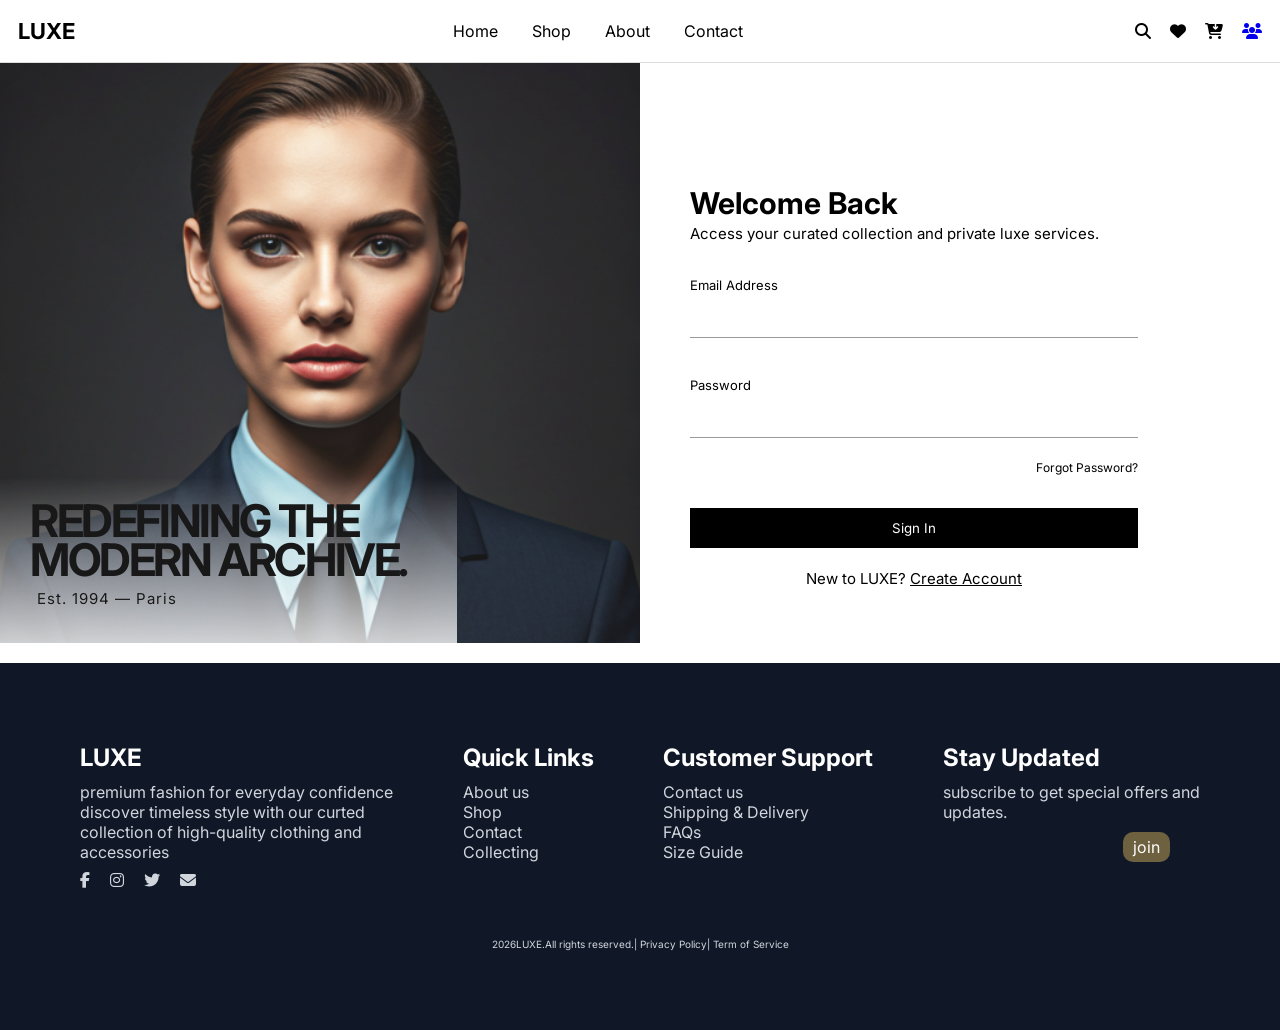
<file: LogIn Page.html>
<!doctype html>
<html lang="en">
  <head>
    <meta charset="UTF-8" />
    <meta name="viewport" content="width=device-width, initial-scale=1.0" />
    <link rel="stylesheet" href="/assets/style/style.css" />
    <link
      rel="stylesheet"
      href="https://cdnjs.cloudflare.com/ajax/libs/font-awesome/6.5.0/css/all.min.css"
    />
    <title>LogIn page</title>
  </head>
  <body>
      <div class="container">
                     <header class="navbar">
    <div class="logo">
        LUXE
    </div>

    <input type="checkbox" id="menu-toggle">

   
    <nav class="nav-links">
        <a href="index.html">Home</a>
        <a href="Shop.html">Shop</a>
        <a href="About.html">About</a>
        <a href="contact.html">Contact</a>
        
    </nav>

   
    <div class="icons">
        <span><i class="fa-solid fa-magnifying-glass"></i></span>
        <span><i class="fa-solid fa-heart"></i></span>
        <span><i class="fa-solid fa-cart-arrow-down"></i></span>
        <a href="LogIn Page.html">
        <span><i class="fa-solid fa-users"></i></span>
        </a>
    </div>

  

    <label for="menu-toggle" class="menuicon">
        <i class="fa-solid fa-bars"></i>
    </label>

    </header>
      </div>
      <div class="main-lux">
      <div class="left">
            <div class="text">
                <h2>REDEFINING THE</h2>   
                <h2>MODERN ARCHIVE.</h2>
               <p>Est. 1994 — Paris</p>
      </div>
      
    </div>
    
     <div class="right">
    <div class="form1">
        <h2>Welcome Back</h2>
        <p>Access your curated collection and private luxe services.</p>

        <label>Email Address</label>
        <input type="email">

        <label>Password</label>
        <input type="password">

        <div class="forgot">
            <a href="#">Forgot Password?</a>
        </div>
        <a href="verification.html">
        <button class="signin">Sign In</button>
        </a>
        <p class="create">
            New to LUXE? <span>Create Account</span>
        </p>

    </div>
</div>

    </div>
            <footer class="footer">
        <div class="footer-container-boxes">
            <div class="footer-part">
                <h2>LUXE</h2>
                <p>premium fashion for everyday confidence</p>
                <p> discover timeless style with our curted </p>
                <p> collection of high-quality clothing and </p>
                <P>accessories </p>
                    <div class="facebook">
                    <i class="fa-brands fa-facebook-f"></i>
                    <i class="fa-brands fa-instagram"></i>
                    <i class="fa-brands fa-twitter"></i>
                    <i class="fa-solid fa-envelope"></i>
                    </div>
            </div>

            <div class="footer-part">
                <h2>Quick Links</h2>
                <p>About us</p>
                <p>Shop </p>
                <p>Contact </p>
                <P>Collecting</p>
            </div>


            <div class="footer-part">
                <h2>Customer Support</h2>
                <p>Contact us</p>
                <p>Shipping & Delivery </p>
                <p>FAQs </p>
                <P>Size Guide</p>
            </div>


            <div class="footer-part">
                <h2>Stay Updated</h2>
                <p>subscribe to get special offers and </p>
                <p>updates.</p>
                <a href="#">join</a>
            </div>
        </div>
        <div class="footer-bot">
            <p>2026LUXE.All rights reserved.| Privacy Policy| Term of Service</p>

        </div>

    </footer>
 
  </body>
</html>
</file>
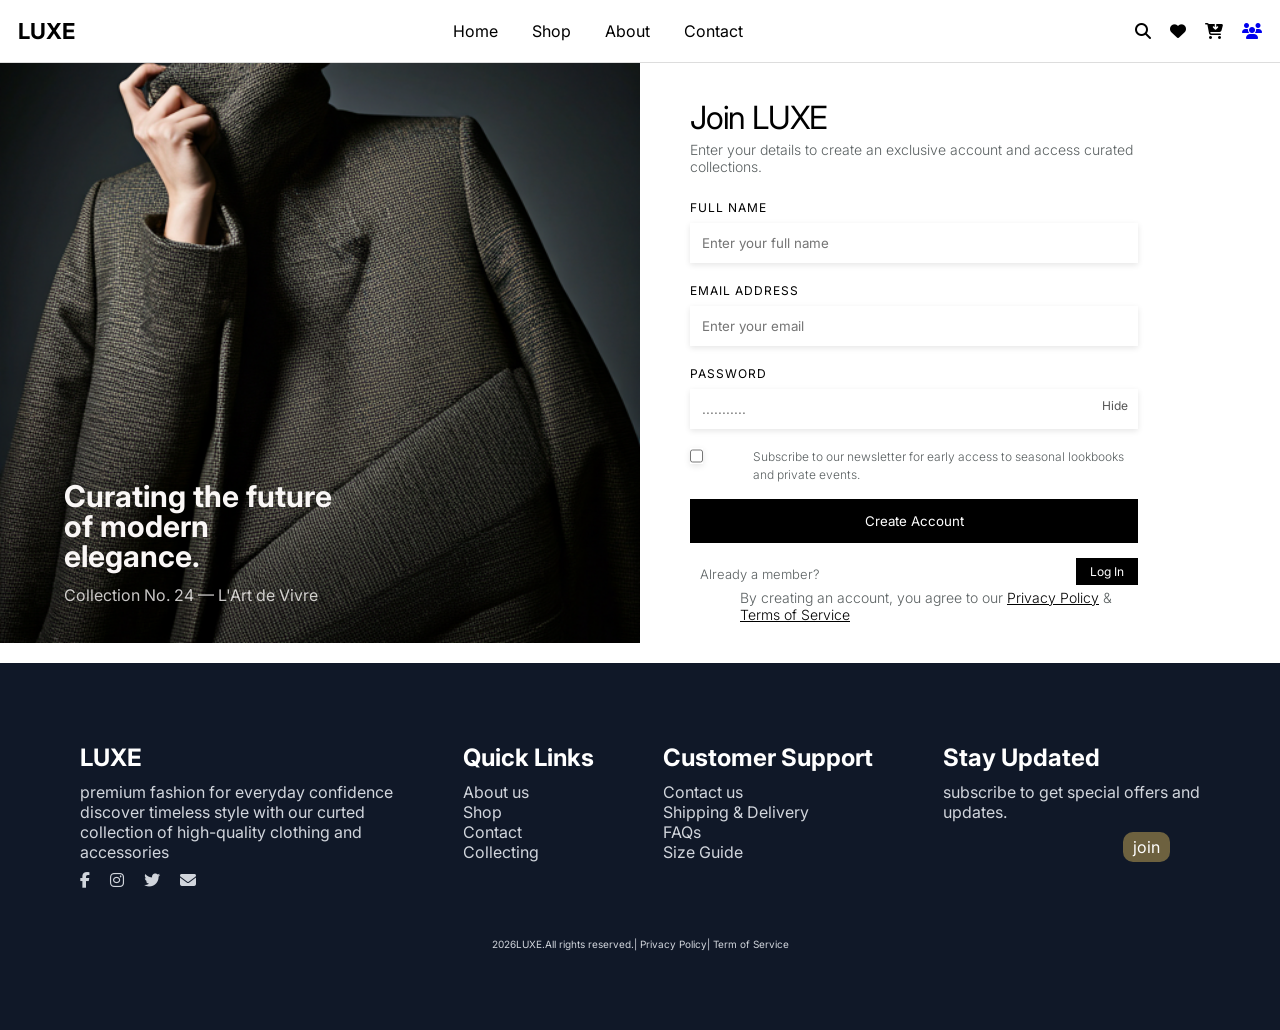
<file: SigIn Page.html>
<!doctype html>
<html lang="en">
  <head>
    <meta charset="UTF-8" />
    <meta name="viewport" content="width=device-width, initial-scale=1.0" />
    <link rel="stylesheet" href="/assets/style/style.css" />
    <link
      rel="stylesheet"
      href="https://cdnjs.cloudflare.com/ajax/libs/font-awesome/6.5.0/css/all.min.css"
    />
    <title>SignIn Page</title>
  </head>
  <body>
    <div class="container">
               <header class="navbar">
    <div class="logo">
        LUXE
    </div>

    <input type="checkbox" id="menu-toggle">

   
    <nav class="nav-links">
        <a href="index.html">Home</a>
        <a href="Shop.html">Shop</a>
        <a href="About.html">About</a>
        <a href="contact.html">Contact</a>
        
    </nav>

   
    <div class="icons">
        <span><i class="fa-solid fa-magnifying-glass"></i></span>
        <span><i class="fa-solid fa-heart"></i></span>
        <span><i class="fa-solid fa-cart-arrow-down"></i></span>
        <a href="LogIn Page.html">
        <span><i class="fa-solid fa-users"></i></span>
        </a>
    </div>

  

    <label for="menu-toggle" class="menuicon">
        <i class="fa-solid fa-bars"></i>
    </label>

    </header>
     
    </div>
    <div class="full">
      <div class="full1">
        <div class="luxes-left">
          <h2>
            Curating the future<br />
            of modern<br />
            elegance.
          </h2>
          <p>Collection No. 24 — L'Art de Vivre</p>
        </div>
        <div class="luxes-right">
          <h1>Join LUXE</h1>
          <p>
            Enter your details to create an exclusive account and access
            curated<br />
            collections.
          </p>
          <div class="register-form">
            <label>FULL NAME</label>
            <input type="text" placeholder="Enter your full name" />

            <label>EMAIL ADDRESS</label>
            <input type="email" placeholder="Enter your email" />

            <label>PASSWORD</label>
            <div class="password-box">
              <input type="password" placeholder="..........." />
              <span class="hide">Hide</span>
            </div>

            <div class="checkbox">
              <input type="checkbox"/>
              <p>
                Subscribe to our newsletter for early access to seasonal
                lookbooks and private events.
              </p>
            </div>

            <button class="create-btn">Create Account</button>

            <div class="login-link">
              <p>Already a member?</p>
              <button class="login-btn">Log In</button>
            </div>
            <p class="policy-text">
              By creating an account, you agree to our
              <span>Privacy Policy</span> & <span>Terms of Service</span>
            </p>
          </div>
        </div>
      </div>
        <footer class="footer">
        <div class="footer-container-boxes">
            <div class="footer-part">
                <h2>LUXE</h2>
                <p>premium fashion for everyday confidence</p>
                <p> discover timeless style with our curted </p>
                <p> collection of high-quality clothing and </p>
                <P>accessories </p>
                    <div class="facebook">
                    <i class="fa-brands fa-facebook-f"></i>
                    <i class="fa-brands fa-instagram"></i>
                    <i class="fa-brands fa-twitter"></i>
                    <i class="fa-solid fa-envelope"></i>
                    </div>
            </div>

            <div class="footer-part">
                <h2>Quick Links</h2>
                <p>About us</p>
                <p>Shop </p>
                <p>Contact </p>
                <P>Collecting</p>
            </div>


            <div class="footer-part">
                <h2>Customer Support</h2>
                <p>Contact us</p>
                <p>Shipping & Delivery </p>
                <p>FAQs </p>
                <P>Size Guide</p>
            </div>


            <div class="footer-part">
                <h2>Stay Updated</h2>
                <p>subscribe to get special offers and </p>
                <p>updates.</p>
                <a href="#">join</a>
            </div>
        </div>
        <div class="footer-bot">
            <p>2026LUXE.All rights reserved.| Privacy Policy| Term of Service</p>

        </div>

    </footer>
    </div>
  </body>
</html>
</file>
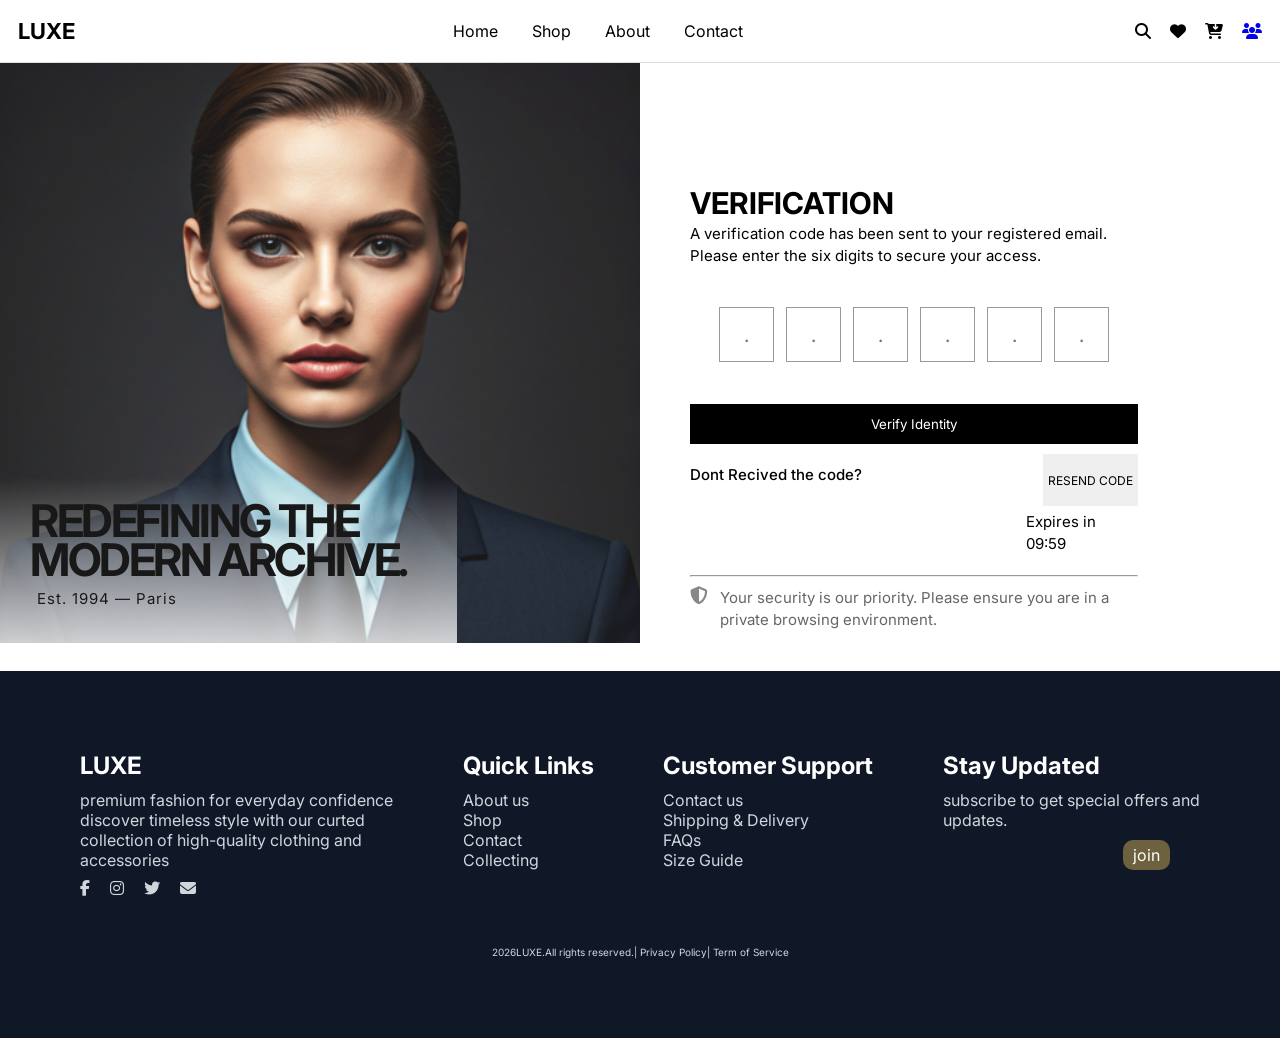
<file: verification.html>
<!doctype html>
<html lang="en">
  <head>
    <meta charset="UTF-8" />
    <meta name="viewport" content="width=device-width, initial-scale=1.0" />
    <link rel="stylesheet" href="/assets/style/style.css" />
    <link
      rel="stylesheet"
      href="https://cdnjs.cloudflare.com/ajax/libs/font-awesome/6.5.0/css/all.min.css"
    />
    <title>verification page</title>
  </head>
  <body>
    <div class="container">
      <header class="navbar">
        <div class="logo">LUXE</div>

        <input type="checkbox" id="menu-toggle" />

        <nav class="nav-links">
          <a href="index.html">Home</a>
          <a href="Shop.html">Shop</a>
          <a href="About.html">About</a>
          <a href="contact.html">Contact</a>
        </nav>

        <div class="icons">
          <span><i class="fa-solid fa-magnifying-glass"></i></span>
          <span><i class="fa-solid fa-heart"></i></span>
          <span><i class="fa-solid fa-cart-arrow-down"></i></span>
          <a href="LogIn Page.html">
            <span><i class="fa-solid fa-users"></i></span>
          </a>
        </div>

        <label for="menu-toggle" class="menuicon">
          <i class="fa-solid fa-bars"></i>
        </label>
      </header>
    </div>
    <div class="main-lux">
      <div class="left">
        <div class="text">
          <h2>REDEFINING THE</h2>
          <h2>MODERN ARCHIVE.</h2>
          <p>Est. 1994 — Paris</p>
        </div>
      </div>

      <div class="right">
        <div class="form1">
          <h2>VERIFICATION</h2>
          <p>
            A verification code has been sent to your registered email. Please
            enter the six digits to secure your access.
          </p>
          <div class="otp-box">
            <input type="text" maxlength="1" placeholder="." />
            <input type="text" maxlength="1" placeholder="." />
            <input type="text" maxlength="1" placeholder="." />
            <input type="text" maxlength="1" placeholder="." />
            <input type="text" maxlength="1" placeholder="." />
            <input type="text" maxlength="1" placeholder="." />
          </div>

          <a href="SigIn Page.html">
            <button class="verify">Verify Identity</button>
          </a>
          <div class="send">
            <p>Dont Recived the code?</p>
            <button class="code">RESEND CODE</button>
          </div>
          <p class="expire">Expires in 09:59</p>
          <hr>
          <div class="security">
   <i class="fa-solid fa-shield-halved"></i>
   <p>Your security is our priority. Please ensure you are in a private browsing environment.</p>
</div>
<!-- <div class="editorial">
THE EDITORIAL MONOLITH — AURA NOIR EDITION
</div> -->
        </div>
      </div>
    </div>
        <footer class="footer">
        <div class="footer-container-boxes">
            <div class="footer-part">
                <h2>LUXE</h2>
                <p>premium fashion for everyday confidence</p>
                <p> discover timeless style with our curted </p>
                <p> collection of high-quality clothing and </p>
                <P>accessories </p>
                    <div class="facebook">
                    <i class="fa-brands fa-facebook-f"></i>
                    <i class="fa-brands fa-instagram"></i>
                    <i class="fa-brands fa-twitter"></i>
                    <i class="fa-solid fa-envelope"></i>
                    </div>
            </div>

            <div class="footer-part">
                <h2>Quick Links</h2>
                <p>About us</p>
                <p>Shop </p>
                <p>Contact </p>
                <P>Collecting</p>
            </div>


            <div class="footer-part">
                <h2>Customer Support</h2>
                <p>Contact us</p>
                <p>Shipping & Delivery </p>
                <p>FAQs </p>
                <P>Size Guide</p>
            </div>


            <div class="footer-part">
                <h2>Stay Updated</h2>
                <p>subscribe to get special offers and </p>
                <p>updates.</p>
                <a href="#">join</a>
            </div>
        </div>
        <div class="footer-bot">
            <p>2026LUXE.All rights reserved.| Privacy Policy| Term of Service</p>

        </div>

    </footer>
  </body>
</html>
</file>
<file: assets/style/style.css>
@import url('https://fonts.googleapis.com/css2?family=Besley:ital@0;1&family=Bodoni+Moda:ital,opsz,wght@0,6..96,400..900;1,6..96,400..900&family=Inter:ital,opsz,wght@0,14..32,100..900;1,14..32,100..900&family=Roboto:ital,wght@0,100..900;1,100..900&display=swap');

*{
  font-family: "Inter", sans-serif;
    margin:0;
    padding:0;
    box-sizing:border-box;
}

/* Body font */


:root{
    --primary-color:#000;
}
a{
    text-decoration: none;
}

/* Navbar container */
.navbar{
    display:flex;
    justify-content:space-between;
    align-items:center;
    padding:18px;
    border-bottom:1px solid #ddd;
    background: #fff;
    position: sticky;
    top: 0%;
    z-index: 1000;

    /* max-width: 1200px; */
    /* margin: auto; */
}



/* Logo style */
.logo{
    font-size:22px;
    font-weight:bold;
}

/* Navigation links */
.nav-links a{
    margin:15px;
    text-decoration:none;
    color:black;
    font-size:16px;
}




.search-wrapper {
    position: relative;
    width: 40px;
}

/* hide checkbox */
#toggle-search {
    display: none;
}

/* input hidden */
.search-input {
    position: absolute;
    right: 0;
    top: 0;
    width: 0;
    opacity: 0;
    padding: 8px;
    border: 1px solid #ccc;
    outline: none;
    transition: 0.4s;
}

/* icon */
.search-icon {
    display: block;
    width: 40px;
    height: 40px;
    background: #fff;
    text-align: center;
    line-height: 40px;
    cursor: pointer;
    border: 1px solid #ccc;
}






/* Hover effect */
.nav-links a:hover{
    color:#888;
}

/* Icons */
.icons span{
    margin-left:15px;
    cursor:pointer;
} 
.menuicon{
    display: none;
}
#menu-toggle{
    display:none;
}



/* page header */

/* HERO SECTION */

.hero{
    height:600px;
    background-image:url("../image/Home\ page.jpg");
    background-size:cover;
    background-position:center;
    background-repeat:no-repeat;
    display:flex;
    align-items:center;
    padding-left:80px;   
}

/* Text */

.hero-text h1{
    font-size:48px;
    color:white;
}

.hero-text p{
    
    margin:15px 0;
    color:white;
    font-size:18px;
}

/* Buttons */
.hero-buttons{
    margin-top:30px;
  
}

.hero-buttons a{
    text-decoration:none;
    padding:12px 20px;
    /* margin-top:20px; */
    margin-right:10px;
    border-radius:5px;
    /* color: #000; */
}

 .btn1{
    margin-top: 10px;
    background:black;
    color:white;
    padding: 10px;
    border-radius: 10px;
    font-weight: 600;
    margin: 10px;
}

.btn2{
    border:2px solid white;
    color:white;
}
.bt1{
    color: #000;
    border-radius: 30px;
    border: 2px solid #eee;
    background-color: #eee;
    font-weight: 550;
}
.bt2{
    font-weight: 700;
    border: 2px solid#eee;
    color: #eee;

}





/* CATEGORY SECTION */

.category-sec{
    padding:60px 80px;
    border-bottom: #ddd;
    /* background-color: #e6dcdcd3; */
}
.category-container{
    display:flex;
    justify-content:center;
    gap:10px;
    flex-wrap:wrap;
}
.category-title{
    text-align:center;
    font-size:32px;
    margin-bottom:40px;
}


/* card */
.category-card{
    width:280px;
    height:350px;
    border-radius:10px;

    background-size:cover;
    background-position:center;

    position:relative;
    overflow:hidden;
    cursor:pointer;
}



/* 🔥 images alag-alag */
.men{
    background-image:url("/assets/image/Men\ items.png");
}

.women{
    background-image:url("/assets/image/women\ item.png");
}

.kids{
    background-image:url("/assets/image/Kids\ item.png");
}

.accessories{
    background-image:url("/assets/image/Accessories.png");
}

/* overlay */
.overlay{
    position:absolute;
    top: 250px;
    left: 10px;
    width:100%;
    height:100%;
    


  
}

/* text */
.overlay h3{
    color:white;
    font-size:18px;
    font-weight:bold;
}

.overlay p{
   color:white;
    
      
}
.btn1{
    /* margin-top: 10px; */
    background:var(--primary-color);
    color:white;
}





/* TRENDING PRODUCTS */

.trending{
    padding:60px 80px;
}
.trand{
    display: flex;
    justify-content:space-between;
    
}

.section-title{
    /* text-align:center; */
    font-size:32px;
    margin-bottom:40px;
}

.products-container{
    display:grid;
    grid-template-columns:repeat(4,1fr);
    gap:25px;
}

.product-card{
    /* background:white; */
    border-radius:10px;
    /* padding:10px; */
   position: relative;
    /* box-shadow: #0000001A; */
    /* text-align:center; */
    box-shadow:0 4px 10px rgba(0,0,0,0.1);
}
.product-card .star{
    color:gold;
    margin:10px 0 0 10px;
}
.product-card .star span{
    color: #555;
   
}


.rate-btn{
    display: flex;
    justify-content: space-between;
    align-items: center;
}
.product-card img{
    width:100%;
    height: 400px;
    /* border-radius:10px; */
    border-radius: 15px 15px 0 0;
}

.product-card h4{
    margin:10px 0 0 10px;
    font-size:16px;
}

.product-card p{
    font-weight:bold;
    margin:10px 0 0 2px;
}

.product-card button{
    margin-top:8px;
    padding:8px 15px;
    border:none;
    background:black;
    color:white;
    border-radius:5px;
    cursor:pointer;
}

.product-card button:hover{
    background:#444;
}



.products{
     display:grid;
    grid-template-columns:repeat(3,1fr);
    gap:25px
}

.new-badge{
    position: absolute;
    top: 15px;
    left: 15px;
    background:#000;
    color: white;
    font-size: 12px;
    padding: 5px 10px;
    border-radius: 10px;
    font-weight: bold;
}






/* SUMMER COLLECTION SECTION */

.summer{
    display:flex;
    align-items:center;
    justify-content:space-between;
    padding:80px;
    background:#fff;
}

/* Text Area */

.summer-text{
    max-width:500px;
}

.summer-text h2{
    font-size:36px;
    margin-bottom:15px;
}

.summer-text p{
    font-size:18px;
    color:#555;
    margin-bottom:25px;
}

/* Button */

.summer-btn{
    text-decoration:none;
    background:black;
    color:white;
    padding:12px 22px;
    border-radius:5px;
}

/* Image */

.summer-image img{
    width:450px;
    border-radius:10px;
}


/* WHY CHOOSE US SECTION */

.why{
    padding:80px;
    /* background:#dededea8; */
}

/* Container */

.why-container{
    display:flex;
    justify-content:space-between;
    gap:30px;
    flex-wrap:wrap;
}

/* Cards */

.why-card{
    /* background:white; */
    padding:30px;
    width:250px;
    text-align:center;
    border-radius:10px;
    box-shadow:4px 4px 10px rgba(188, 208, 56, 0.1);
}

/* Icons */

.why-card i{
    font-size:30px;
    margin-bottom:15px;
    color:rgba(157, 137, 76, 0.653)
}

/* Heading */

.why-card h3{
    margin-bottom:10px;
}

/* Text */

.why-card p{
    font-size:14px;
    color:#555;
}







.footer{
    background-color: #101828;
    padding : 80px;
    border : none;
    margin-top: 20px;
   
}
.footer-container-boxes{
    display: flex;
    justify-content: space-between;
    color: white;
    flex-wrap: wrap;
    gap: 15px;
    
}

.footer-part h2{
   
margin-bottom: 10px;

}


.footer-part p{
    color: #D1D5DC;

}

.footer-bot{
  color: #D1D5DC;
  display: flex;
  justify-content: center;
  align-items: center;
  margin-top: 50px;
  text-align: center;
  font-size:10px
}

.footer-part a{
    text-decoration: none;
    padding: 5px 10px;
    background-color: rgba(157, 137, 76, 0.653);
    border-radius: 10px;
    /* display: flex;
    justify-content: end; */
    margin-left: 180px;
    color: white;
    display: inline-block;
    margin-top: 10px;

}



/* shop page */

/* shop all project */
.shop-header{
    padding:40px 60px;
    background:#f6f6f6;
    border-bottom:1px solid #eee;
}
.shop-title h2{
    font-size: 35px;
    margin-bottom: 10px;
}

.breadcrumb a{
    text-decoration: none;
    color: #888;
}
.breadcrumb .home{
    color: black;
}

/* show 12 product */

.shop-products{
    padding:30px 60px;
}

.top-bar{
    display:flex;
    justify-content:space-between;
    align-items:center;
    padding:10px 0;
}

.top-bar p{
    font-size:16px;
    color:#555;
}

.top-bar select{
    font-size:15px;
    padding:8px 12px;
    border:1px solid #ccc;
    background:white;
}

/* filters + products */
.filter-pic{
    display: flex;
    gap: 30px;
    padding:30px 50px;
}
.filter{
    width: 250px;
    background: #FFFAFA;

}

.filter h4{
    margin-top: 20px;
    padding: 10px 0px;
}
.category{
    display: flex;
    flex-direction: column;
    gap: 10px;
}

.range{
    display: flex;
    justify-content: space-between;
    margin-top: 20px;
}

.size-btn{
    display: flex;
    gap: 5px;
    flex-wrap: wrap;
    
}


.size-btn1{
    display: flex;
    
}
.size-btn1 button{
    padding: 15px;
    border-radius: 10px;
    border: #ddd;
    margin: 5px;
    font-weight: 600;
}

.size-btn2{
    display: flex;
    
}
.size-btn2 button{
    padding: 15px;
    border-radius: 10px;
    margin: 5px;
    border: #ddd;
    font-weight: 600;
    

}
.colors{
    display: flex;
    gap: 10px;
    flex-wrap: wrap;
}
.colors div{
    width:40px;
    height:40px;
    border-radius:50%;
    border:1px solid black;
}

.black{background:black;}
.white{background:white;}
.gray{background:gray;}
.brown{background:brown;}
.blue{background:blue;}
.red{background:red;}

.clear-btn{
    font-size: 20px;
    padding: 10px;
    margin-top: 20px;
    text-align: center;
    width: 100%;
    border-radius: 12px;
}
.pictures{
    flex: 1;
    display: grid;
    grid-template-columns: repeat(3 , 1fr);
    gap: 10px;
    /* background-color: aqua; */
}
.pictures-card img{
    width:100%;
    height: 400px;
    border-top-left-radius: 10px;
    border-top-right-radius: 10px;
}

.pictures-card{
    padding:15px;
    border:1px solid #ddd;
    border-radius:10px;
}

.pictures-card h4{
    font-size: 20px;
    font-weight: bold;
    margin: 10px;
}

/* .pictures-card p{
    font-size: 20px;
    font-weight: bold;
} */
.rate-btn{
    display: flex;
    justify-content: space-between;
    align-items: center;
}
.rate-btn button{
    padding: 10px;
    background-color: black;
    color:white;
    font-size: 15px;
    border-radius: 20px;
}

.nextpage{
grid-column: 1 / -1;
display:flex;
justify-content:center;
gap:10px;
margin-top:10px;
}

.prev-btn{
    padding: 7px;
    border-radius: 10px;
}

.facebook{
    margin-top: 10px;
    gap: 20px;
    display: flex;
    color: #D1D5DC;
}



/* background */

.review{
    display: flex;
    justify-content: space-between;
    padding: 50px 50px;
    
}

.secure h4{
    font-size: 20px;
    text-align: center;
}

.secure p{
    margin-top: 10px;
    color: #555;
    font-size: small;
}


/* about luxe */

.about-section{
width: 100%;
background-image: url("/assets/image/About\ LUX.jpg");
height: 400px;
background-size: cover;
background-repeat: no-repeat;
background-position: center;

}
.about-luxe{
    display: flex;
    flex-direction: column;
    gap: 10px;
    align-items: center;
    justify-content: center;
    height: 100%;
    color: #fff;
    background-color: #101828ad;
    
}

.about-luxe h2{
    font-size:40px;
}

/* story */

.story{
    padding: 30px 40px;
    text-align: center;
}

.story h2{
    margin: 20px;
    font-size: 35px;
    font-weight: 700;
}
.story .one{
  margin-bottom: 10px ;
}
/* why we stand */

.stand-content{
    text-align: center;
    margin: 50px 30px;
    display: flex;
    flex-direction: column;
    /* justify-content: center; */
    gap: 20px;
    
}
.stand-content h2{
     font-size: 35px;
    font-weight: 700;
}

.cart{
    display: flex;
    gap: 20px;
    justify-content: center;
    flex-wrap: wrap;
}
.cart-icon {
    width: 300px;
    display: flex;
    flex-direction: column;
    flex-wrap: wrap;
    gap: 10px;
    align-items: center;
    text-align: center;

}
.cart-icon i{
    font-size: 40px;
   color:#B69375;
}


/* review and rating */

.review-sec{
    padding: 50px 40px;
    margin-top: 30px;
    /* margin-bottom: 150px; */
}
.rating{
    display: flex;
    gap: 20px;
    flex-wrap: wrap;
    justify-content: space-evenly;

}

.rating-cart h2{
    font-size: 50px;
    text-align: center;
}
.rating-cart p{
    color: #888;
    text-align: center;
    font-size: 15px;
}

/* team */
.team{
    margin: 80px 70px;
}
.our-team h2{
    font-size: 35px;
    font-weight: 700;
    text-align: center;
    padding: 20px;
}

.team-cart{
    display: flex;
    justify-content: center;
    align-items: center;
    gap: 20px;
    padding: 10px;
    
}
.team-member{
    text-align: center;
}

.team-member img{
    width: 300px;
}
.team-member h5{
    font-size: 20px;
    margin-top: 10px;
}
.team-member p{
    color: #888;
    font-size: small;
}

.touch{
    display: flex;
    justify-content: center;
    align-items: center;
    flex-direction: column;
    gap: 15px;
    padding: 40px;
    border-bottom: 1px solid rgb(201, 201, 210);
    /* background-color: #fcf7f7; */
}
.touch h2{
    font-size: 50px;
}
.touch p{
    color: #706e6e;
}

/* contact part */
.contact{
    display: flex;
    padding: 50px;
    gap: 30px;

}
.contact-info{
    display: flex;
    
    flex-direction: column;
    gap: 20px;
    width: 40%;
}
.contact-info h2{
    font-size: 30px;
}

.record{
    display: flex;
    flex-direction: column;
    gap: 20px;
}
.contact .record-info{
    display: flex;
    gap: 10px;
    align-items: flex-start;
}

.icon{
   
    font-size: 18px;
    color: white;
    background: burlywood;
    width: 40px;
    height: 40px;
    border-radius: 8px;

    display: flex;
    align-items: center;
    justify-content: center;
}

.icon-info{
    display: flex;
    flex-direction: column;
    gap: 8px;
}

.icon-info h6{
    font-size: 15px;
}
.icon-info p{
    
    font-size: 12px;
    color: #888;
}

.map{
    display: flex;
    justify-content: center;
    align-items: center;
    background-color: #f5f5f5;
    height: 180px;
    width: 100%;
    border-radius: 10px;
    color: #333333;
}

.row{
    display: flex;
    justify-content: space-between;
    margin-bottom: 20px;
}

/* form wala part */
.msg{
    flex: 1;
}

.msg h2{
    font-size: 30px;
    margin-bottom: 20px;
}
.msg label {
    display: flex;
    flex-direction: column;
    gap: 6px;
    font-size: 14px;
    font-weight: 100px;
}

.msg input {
    padding: 10px;
    border: 1px solid #ccc;
    border-radius: 6px;
    width: 100%;
}
.coloumn{
    display: flex;
    flex-direction: column;
    gap: 20px;
}

#textarea{
    height: 150px;
    border-radius: 10px;
}

.snd-msg{
    padding: 10px;
    background: black;
    color: white;
    font-size: 15px;
    border-radius: 10px;
}

/* question */
.fr-qus{
    padding: 50px 30px;


}
.question{
    display: flex;
    justify-content: center;
    flex-direction: column;
    gap: 20px;
    
}

.qus-heading{
    text-align: center;
    font-size: 28px;
    font-weight: 600;
}

.qus-card{
    display: flex;
    flex-direction: column;
    gap: 20px;
    text-align: center;
    width: 700px;
    /* width: 700px; */
    margin: auto;
}

.qus-item{
    padding: 10px;
    border: 1px solid rgb(214, 211, 211);
    border-radius: 10px;
    box-shadow: 0 4px 6px rgb(150, 144, 144);
    /* background-color: aqua; */
    /* width: 400px; */
    text-align: start;
    display: flex;
    flex-direction: column;
    gap: 13px;
}
.qus-item h6{
    font-size: 13px;
}
.qus-item p{
    color: #706e6e;
    font-size: 10px;
}






.main{
display:flex;
justify-content:space-between;
margin-top:30px;
align-items:flex-start;
margin-bottom:60px;
background: #f1f0f0;
padding: 30px;
}
.right-box{
    width: 40%;
   padding: 20px;
}
.img-page{
width:60%;
max-height:800px;
overflow:hidden;
}
.img-page img{
width:100%;
height:100%;
object-fit:cover;
display: block;
}
.dresses{
    font-size: 10px;
    font-weight: 400;
    line-height: 15px;
}

.content h1{
    font-weight:800;
    font-size: 50px;
    /* padding-top: 20px; */
}
.content p{
    font-size: 30px;
    font-weight: 400;
}
.lorem p{
    font-weight: 400;
    padding-top: 10px;
    font-size: 14px;
    line-height: 22px;
    letter-spacing: 0px;
    vertical-align:Middle;

}


.color-section{
margin-top:20px;
}

.title{
color:black;
font-weight: 400;
font-size:10px;
margin-bottom:10px;
}

.inputt{
display:none;
}
.square{
border:2px solid #858484;
padding:5px;
cursor:pointer;
}

input:checked + .square{
border:2px solid #000;
}



.color-box{
display:flex;
gap:10px;
margin-bottom:20px;

}

.black{
width:30px;
height:30px;
background:black;
border: 2px solid black;
}

.dark-black{
width:30px;
height:30px;
background:#494949;
}
.Select{
    display: flex;
    justify-content: space-between;
    /* padding-top: 10px; */
}
.size-buttons{
display:grid;
grid-template-columns:repeat(3,1fr);
gap:12px;
margin-top:5px;
}

.size-buttons button{
padding:10px 0;
font-size:16px;
border:1px solid #555;
background:white;
cursor:pointer;
}
.size-buttons button.box{
    background: #000;
    color: white; 
}
.btn{
margin-top: 20px;
padding:15px;
width: 100%;
background:black;
color:white;
border:none;
cursor:pointer;
}
.policy-section{
margin-top:40px;
background: rgb(233, 236, 236);
}

.policy{
display:flex;
align-items:center;
gap:10px;
margin-bottom:12px;
}

.policy i{
font-size:18px;
color:black;
}

.policy p{
font-size:14px;
color:#333;
margin:0;
}
.care-section{
width: 100%;
margin-top: 50px;
display:grid;
grid-template-columns:repeat(4,1fr);
gap:20px;
padding: 0 20px;
/* clear: both; */
}

@media(max-width:992px){

.care-section{
grid-template-columns:repeat(2,1fr);
}

}

@media(max-width:576px){

.care-section{
grid-template-columns:1fr;
}

}

.care-card{
border: 1px solid#ddd;
padding:25px;
background:#fff;
text-align:center;
}



.first-card{
text-align:left;
border: none;
}

.first-card h4{
margin-bottom:10px;
font-size:22px;
}

.first-card p{
font-size:14px;
color:#555;
line-height:22px;
}

.care-card i{
font-size:28px;
margin-bottom:10px;
color:black;
}

.care-card p{
font-size:14px;
}


@media(max-width:768px){

.care-section{
grid-template-columns:1fr 1fr;
}

}

@media(max-width:480px){

.care-section{
grid-template-columns:1fr;
}

}
.complete-card{
display:flex;
justify-content:space-between;
align-items:center;
margin-top:50px;
padding:0 16px;
}

.complete-card h2{
font-size:30px;
}

.button-icon{
display:flex;
gap:10px;
}

.button-icon button{
padding:8px 12px;
border:1px solid #ddd;
background:white;
cursor:pointer;
}
.product-section{
width:100%;
display:grid;
grid-template-columns:repeat(4,1fr);
gap:20px;
padding:20px;
margin-top:20px;
}

.product-card img{
width:100%;
height:320px;
object-fit:cover;

}

.product-card{
cursor:pointer;
}

.category{
font-size:11px;
color:#888;
margin-top:10px;
letter-spacing:1px;
}

.product-card h5{
font-size:16px;
font-weight:600;
margin-top:5px;
}

.price{
font-size:13px;
color:#333;
display:block;
margin-top:5px;
}

.review-section{
display:flex;
justify-content:space-between;
margin-top:50px;
padding:0 20px;
gap:40px;

}

.review-left{
width:40%;
}

.review-right{
width:60%;

}


.review-left h3{
font-size:36px;
font-weight: 700;
font-family: Noto serif;
margin-bottom:10px;
}

.rating-number{
display:flex;
align-items:center;
gap:15px;
}

.rating{
font-size:40px;
font-weight:700;
}
.stars i{
color:gold;
font-size:14px;
}
.review-count{
font-size:12px;
margin-top:5px;
color:#555;
}
.first-box{
display: flex;
justify-content: space-between;

}
.heading { 
    display: flex;
    flex-direction: column;
    font-size: 20px;
    gap: 4px;
}
.heading p{
    font-size: 10px;
    margin-top: 5px;
}
.first p{
    margin-top: 14px;
}
.secend{
    margin-top: 20px;
}        
.secend p{
    margin-top: 14px;
}
/* tablet viewport */
@media(max-width:900px){
    .nav-links{
        display: none;
    }

    .hero{
        height: 500px;
        padding-left: 20px;
    }
    .products-container{
        grid-template-columns:repeat(2,1fr);
    }
    .summer{
        flex-direction: column;
        gap: 20px;
    }
    .summer-image img{
        width: 400px;
    }
    .pictures{
    grid-template-columns: repeat(2,1fr);
    }
    
    .about-section{
        height: 300px;
    }
    .about-luxe h2{
        font-size: 40px;
    }
    .story{
        padding: 25px;
        }
    .story h2{
        font-size: 30px;

    }
     .cart{
        justify-content:center;
    }

    .cart-icon{
        width:45%;
    }
     .rating{
        gap:30px;
    }

    .rating-cart{
        width:40%;
    }
      .team{
        margin:50px 30px;
    }

    .team-cart{
        flex-wrap:wrap;
    }

    .team-member img{
        width:250px;
    }

    
    .qus-heading{
        font-size: 24px;
    }

    
}

/* mobile view port */
@media(max-width:770px){
  

   .menuicon{
        display:block;
        font-size:22px;
        cursor:pointer;
    }

    .icons{
        display:none;
    }

    .nav-links{
        position:absolute;
        top:70px;
        left:0;
        width:100%;
        background:white;
        flex-direction:column;
        align-items:center;
        display:none;
        padding:20px 0;
        box-shadow:0 5px 10px rgba(0,0,0,0.1);
    }

    .nav-links a{
        margin:12px 0;
        font-size:18px;
    }

    /* Toggle logic */
    #menu-toggle:checked ~ .nav-links{
        display:flex;
    }

    .hero{
        height: 450px;
        padding: 20px;
        text-align: center;
       
    }
    .hero-buttons{
         display: flex;
        flex-direction: column;
        gap: 10px;
               
    }

    .products-container{
        grid-template-columns:1fr;
    }

    .summer{
        flex-direction: column;
        gap: 25px;
     }
    .summer-image img{
        width: 100%;
       
        border-radius: 10px;

    }
    .section-title{
        text-align: center;
    }

    .why{
        padding: 40px 20px;
        align-content: center;
    }
    .why-container{
        justify-content: center;
    }
    .shop-header{
        padding: 25px 20px;
    }
    .shop-title h2{
        font-size: 26px;
    }

    .top-bar p{
        font-size: 14px;
    }

    .top-bar select{
    font-size:12px;
    padding:6px 10px;
    }

    .top-bar{
        justify-content: space-between;
    }
   
    /* filter  */
    .filter-pic{
    flex-direction: column;
    padding: 20px;
    }

    .filter{
    width:100%;
    }

    .pictures{
        grid-template-columns: 1fr;
    }
    
    .review{
        flex-direction: column;
        gap: 20px;
        /* justify-content: center; */
    }
    .secure{
        text-align: center;
        /* border: 1px solid gray; */
    }

    
    .about-section{
        height: 250px;

    }
    .about-luxe h2{
        font-size: 30px;
    }
    .about-luxe p{
        font-size: 14px;
        text-align: center;
    }  .story{
        padding: 20px;
        }
    .story h2{
        font-size: 25px;

    }
    .story p{
        font-size: 14px;
    }
    

    .cart{
        flex-direction:column;
        align-items:center;
    }

    .cart-icon{
        width:90%;
    }

       .rating{
        flex-direction:column;
        align-items:center;
        gap:20px;
    }

     .team-cart{
        flex-direction:column;
    }

    .team-member img{
        width:90%;
    }

    
    .touch h2{
    font-size: 30px;
}
.touch p{
    font-size: 14px;
}
    .contact{
        flex-direction: column;
    }

    .contact-info{
        justify-content: center;
        width: 100%;
    }
    .contact-info h2{
        font-size: 25px;
    }

    .msg h2{
        font-size: 20px;
    }

    .button{
        padding: 10px;
        font-size: 20px;
    }
    .qus-heading{
        font-size: 20px;
    }
    .qus-card{
        flex-wrap: wrap;
        width: 100%;
    }

    .footer{
        padding: 40px 20px;
    }
    .footer-container-boxes{
        flex-direction: column;
        text-align: center;
        gap: 15px;
    }
    .footer-part a{
        margin-left:0px ;
    }
    .facebook{
        flex-wrap: wrap;
        display: flex;
        justify-content: center;
    }
}

/* detail page main */
@media (max-width:992px){

.main{
flex-direction:column;
margin-top:30px;
}

.img-page{
width:100%;
}

.img-page img{
width:100%;
height:auto;
display:block;
}

.right-box{
width:100%;
padding:20px;
}

.content h1{
font-size:40px;
}

.btn{
width:100%;
padding:15px;
}

}



/* Mobile */
@media (max-width:768px){

.main{
flex-direction:column;
margin-top:20px;
}

.img-page{
width:100%;
}

.img-page img{
width:100%;
height:auto;
display:block;
}

.right-box{
width:100%;
padding:15px;
}

.content h1{
font-size:28px;
}

.content p{
font-size:20px;
}

.lorem p{
font-size:13px;
line-height:20px;
}

.size-buttons{
grid-template-columns:repeat(4,1fr);
}

.btn{
width:100%;
padding:10px;
}

.policy-section{
padding:10px;
}

}
/* Small Mobile */
@media (max-width:480px){

.content h1{
font-size:24px;
}

.content p{
font-size:18px;
}

.size-buttons{
grid-template-columns:repeat(2,1fr);
}

.Select{
font-size:14px;
}

}



@media(max-width:768px){

.complete-card h2{
font-size:22px;
flex-direction:column;
align-items:flex-start;
gap:15px;
}

.button-icon{
align-self:flex-end;
}

}
/* ye jo media quary hai complete the Enabel and uske side me arrow pre button and next button ka icon hai */
@media(max-width:768px){

.complete-card{
flex-direction:column;
align-items:flex-start;
gap:15px;
}

.button-icon{
align-self:flex-end;
}

}


/* ye jo media quaery hai product-section ka hai */
/* Tablet */

@media(max-width:992px){

.product-section{
grid-template-columns:repeat(2,1fr);
}

}


/* Mobile */

@media(max-width:576px){

.product-section{
grid-template-columns:1fr;
}

.product-card img{
height:280px;
}

}

/* Ye jo media quary hai reviews and uske right side ke content ka  */
/* Tablet */
@media (max-width:992px){

.review-section{
flex-direction:column;
gap:30px;
}

.review-left{
width:100%;
}

.review-right{
width:100%;
}

.rating{
font-size:35px;
}

.review-left h3{
font-size:24px;
}

.heading h3{
font-size:18px;
}

}






/* Mobile */
@media (max-width:768px){

.review-section{
flex-direction:column;
padding:0 15px;
gap:25px;
}

.review-left{
width:100%;
}

.review-right{
width:100%;
}

.rating-number{
flex-direction:column;
align-items:flex-start;
gap:8px;
}

.rating{
font-size:30px;
}

.review-left h3{
font-size:22px;
}

.heading h3{
font-size:16px;
}

.heading p{
font-size:9px;
}

.first-box{
flex-direction:column;
gap:10px;
}

.star i{
font-size:14px;
}

}




/* Small Mobile */
@media (max-width:480px){

.review-section{
padding:0 10px;
}

.review-left h3{
font-size:20px;
}

.rating{
font-size:26px;
}

.heading h3{
font-size:14px;
}

.heading p{
font-size:8px;
}

.review-count{
font-size:10px;
}

.first p,
.secend p{
font-size:13px;
line-height:20px;
}

}

.log{
    width: 100%;
    display: flex;
    justify-content: space-between;
    align-items: center;
    padding: 15px 20px;
    position: relative;
    background: rgba(249, 249, 249, 0.8);

}
.logo1{
position:absolute;
left:50%;
transform:translateX(-50%);
font-size:18px;
font-weight:600;
}

.font i{
font-size:20px;
cursor:pointer;
}
.main-lux{
    width: 100%;
    display: flex;
   /* gap: 30px; */
}


.left{
    width:50%;
}
.left{
    /* width: 50%; */
    background-image: url(/assets/image/login\ page\ front.png);
    height: 580px;
    background-position: center;
    background-repeat: no-repeat;
    background-size: cover;
    opacity: 0.9;
}
.left{
    position: relative;
}
.text{
    position: absolute;
    justify-content: center;
    align-items:center;
    bottom: 0px;
  
    letter-spacing: -2.4px;
    font-size: 30px;
    line-height: 28px;
   padding: 90px 50px 30px 30px;
   background: linear-gradient(0deg, rgba(249, 249, 249, 0.8) 0%, rgba(249, 249, 249, 0) 70%);
}


.text h2{   
 margin: 10px 0px 11px 0px;
}
.text p{
 font-size:15px;
margin-top:8px;
letter-spacing:1px;
margin-left: 7px;
    
}
.right{
width:50%;
}

.form1{
padding-top:120px;
line-height:40px;
font-size:20px;
margin-left:50px;
width:70%;
}

.form1 p{
font-size:15px;
line-height:22px;
margin-bottom:20px;
}

.form1 label{
display:block;
font-size:13px;
margin-top:20px;
}

.form1 input{
width:100%;
border:none;
border-bottom:1px solid #999;
padding:2px 0;
outline:none;
}

.forgot{
text-align:right;
/* margin-top:10px; */
}

.forgot a{
font-size:12px;
text-decoration:none;
color:black;
}

.signin{
width:100%;
padding:12px;
background:black;
color:white;
border:none;
margin-top:20px;
cursor:pointer;
}

.create{
text-align:center;
margin-top:20px;
font-size:13px;
}

.create span{
text-decoration:underline;
cursor:pointer;
}
/* LogIn page media quary */
/* Tablet */
@media (max-width:992px){

.main-lux{
flex-direction:column;
}

.left{
width:100%;
height:500px;
}

.right{
width:100%;
}

.form1{
padding-top:60px;
margin-left:30px;
width:85%;
}

.logo1{
font-size:16px;
}

.text{
font-size:24px;
padding:60px 30px 20px 20px;
}

}


/* Mobile */
@media (max-width:576px){

.left{
height:400px;
}

.form1{
margin-left:20px;
width:90%;
padding-top:40px;
}

.form1 h2{
font-size:24px;
}

.form1 p{
font-size:14px;
}

.text{
font-size:20px;
line-height:24px;
padding:40px 20px 15px 15px;
}

.logo1{
font-size:15px;
}

.font i{
font-size:18px;
}

.signin{
padding:10px;
}

}
/* sigIn page css */
.container{
    width: 100%;
}
.full{
    width: 100%;
}
.full1{
    width: 100%;
    display: flex;
    
}
.luxes-left{
    width: 50%;
}
.luxes-left{
    height: 580px;
    background-image: url(/assets/image/SigIn\ Page.png);
    background-position: center;
    background-repeat: no-repeat;
    background-size: cover;
}
.luxes-left{
    position: relative;
}
.luxes-left h2{
   
    font-size: 30px;
    top: 60%;
    left: 10%;
    transition:translate(-50%,-50%);
    position: absolute;
    justify-content: center;
    align-items: center; 
    padding-top: 70px;
    line-height: 30px;
    color:#FAF7F6;


}
.luxes-left p{
  
    top: 77%;
    left: 10%;
    transition:translate(-50%,-50%);
    position: absolute;
    justify-content: center;
    align-items: center;
    padding-top: 70px;
    line-height: 30px;
    color:#FAF7F6CC;

}
.luxes-right{
    width: 50%;
}
.luxes-right h1{

    font-weight: 400;
    letter-spacing: -1.2px;
    margin-top: 35px;
    margin-left: 50px;
}
.luxes-right p{
 
    font-weight: 300;
    color: #5A6061;
    font-size: 14px;
    margin-top: 4px;
    margin-left: 50px;
}

.register-form{
width:70%;
margin-left:50px;
margin-top:25px;
}

.register-form label{
display:block;
font-size:12px;
letter-spacing:1px;
margin-top:20px;
}

.register-form input{
width:100%;
padding:12px;
border:none;
box-shadow:0px 2px 6px rgba(0,0,0,0.1);
outline:none;
margin-top:8px;
}

.password-box{
position:relative;
}

.password-box input{
width:100%;
}

.hide{
position:absolute;
right:10px;
top:50%;
transform:translateY(-50%);
font-size:12px;
cursor:pointer;
color:#555;
}

.checkbox{
display:flex;
/* gap:5px; */
margin-top:15px;
color: #5A6061;
}

.checkbox input{
width:16px;
height:16px;
margin-top:4px;
}

.checkbox p{
font-size:12px;
line-height:18px;
}

.create-btn{
width:100%;
padding:14px;
background:black;
color:white;
border:none;
margin-top:15px;
cursor:pointer;
}

.login-link{
display:flex;
justify-content: space-between;
align-items:center;
margin-top:15px;
}

.login-link p{
margin-left: 10px;
font-size:13px;
}

.login-btn{
padding:6px 14px;
background:black;
color:white;
border:none;
cursor:pointer;
font-size:12px;
}
.policy-text{
font-size:12px;
color:#666;
margin-top:35px;
/* line-height:18px; */
}

.policy-text span{
text-decoration:underline;
cursor:pointer;
color:black;
}

/* Media quary SignIn  */
/* ================= Tablet ================= */

@media (max-width:992px){

.full1{
flex-direction:column;
}

.luxes-left{
width:100%;
height:500px;
}

.luxes-right{
width:100%;
}

.luxes-left h2{
font-size:26px;
top:55%;
left:8%;
}

.luxes-left p{
top:72%;
left:8%;
}

.luxes-right h1{
margin-top:25px;
margin-left:30px;
}

.luxes-right p{
margin-left:30px;
}

.register-form{
width:85%;
margin-left:30px;
}

}



/* ================= Mobile ================= */

@media (max-width:768px){

.luxes-left{
height:420px;
}

.luxes-left h2{
font-size:22px;
line-height:26px;
top:50%;
left:7%;
}

.luxes-left p{
top:68%;
left:7%;
font-size:13px;
}

.luxes-right h1{
font-size:26px;
margin-left:25px;
}

.luxes-right p{
margin-left:25px;
}

.register-form{
margin-left:25px;
width:90%;
}

.login-link{
flex-direction:column;
align-items:flex-start;
gap:8px;
}

.policy-text{
margin-top:20px;
}

}



/* ================= Small Mobile ================= */

@media (max-width:480px){

.luxes-left{
height:360px;
}

.luxes-left h2{
font-size:20px;
line-height:24px;
}

.luxes-left p{
font-size:12px;
}

.register-form input{
padding:10px;
}

.create-btn{
padding:12px;
}

.login-btn{
padding:5px 12px;
}

.checkbox{
flex-direction:column;
}

}

/* verification  Page css */
.otp-box{
  display: flex;
  gap: 12px;
  justify-content: center;
  margin: 40px 0;
}

.otp-box input{
  width: 55px;
  height: 55px;
  text-align: center;
  font-size: 20px;
  border: 1px solid #999;
  outline: none;
}

.otp-box input:focus{
  border-color: black;
}
.verify{
 width:100%;
padding:12px;
background:black;
color:white;
border:none;
cursor:pointer;
}
.send{
    margin-top: 10px;
    display: flex;
    justify-content: space-between;
}
.send p{
    margin-top: 10px;
    font-weight: 500;
   
}
.code{
padding:0px 5px;
color:#000;
border:none;
cursor:pointer;
font-size:12px;

}
.expire{
    margin-top: 5px;
    margin-left:75%;
}
.security{
display:flex;
justify-content: space-between;
/* align-items:center; */
gap:12px;
margin-top:10px;
color:#666;
font-size:14px;
}

.security i{
font-size:18px;
color:#888;
}
/* .editorial{
text-align:center;
font-size:12px;
letter-spacing:3px;
color:#999;
} */

/* ===============================
Verification Responsive Design
================================ */

/* Laptop */
@media (max-width:1024px){

.otp-box{
gap:10px;
margin:30px 0;
}

.otp-box input{
width:50px;
height:50px;
font-size:18px;
}

.verify{
padding:11px;
}

.send{
flex-direction:column;
align-items:center;
text-align:center;
gap:6px;
}

.expire{
margin-left:0;
text-align:center;
}

.security{
flex-direction:column;
align-items:center;
text-align:center;
}

}


/* Tablet */
@media (max-width:768px){

.otp-box{
gap:8px;
}

.otp-box input{
width:45px;
height:45px;
font-size:16px;
}

.verify{
padding:10px;
font-size:14px;
}

.send{
flex-direction:column;
align-items:center;
text-align:center;
}

.expire{
margin-left:0;
text-align:center;
font-size:13px;
}

.security{
flex-direction:column;
text-align:center;
}

.security i{
margin-bottom:5px;
}

}


/* Mobile */
@media (max-width:480px){

.otp-box{
gap:6px;
}

.otp-box input{
width:38px;
height:38px;
font-size:14px;
}

.verify{
font-size:13px;
}

.send p{
font-size:13px;
}

.code{
font-size:11px;
}

.expire{
font-size:12px;
}

.security{
font-size:12px;
}

}
</file>
